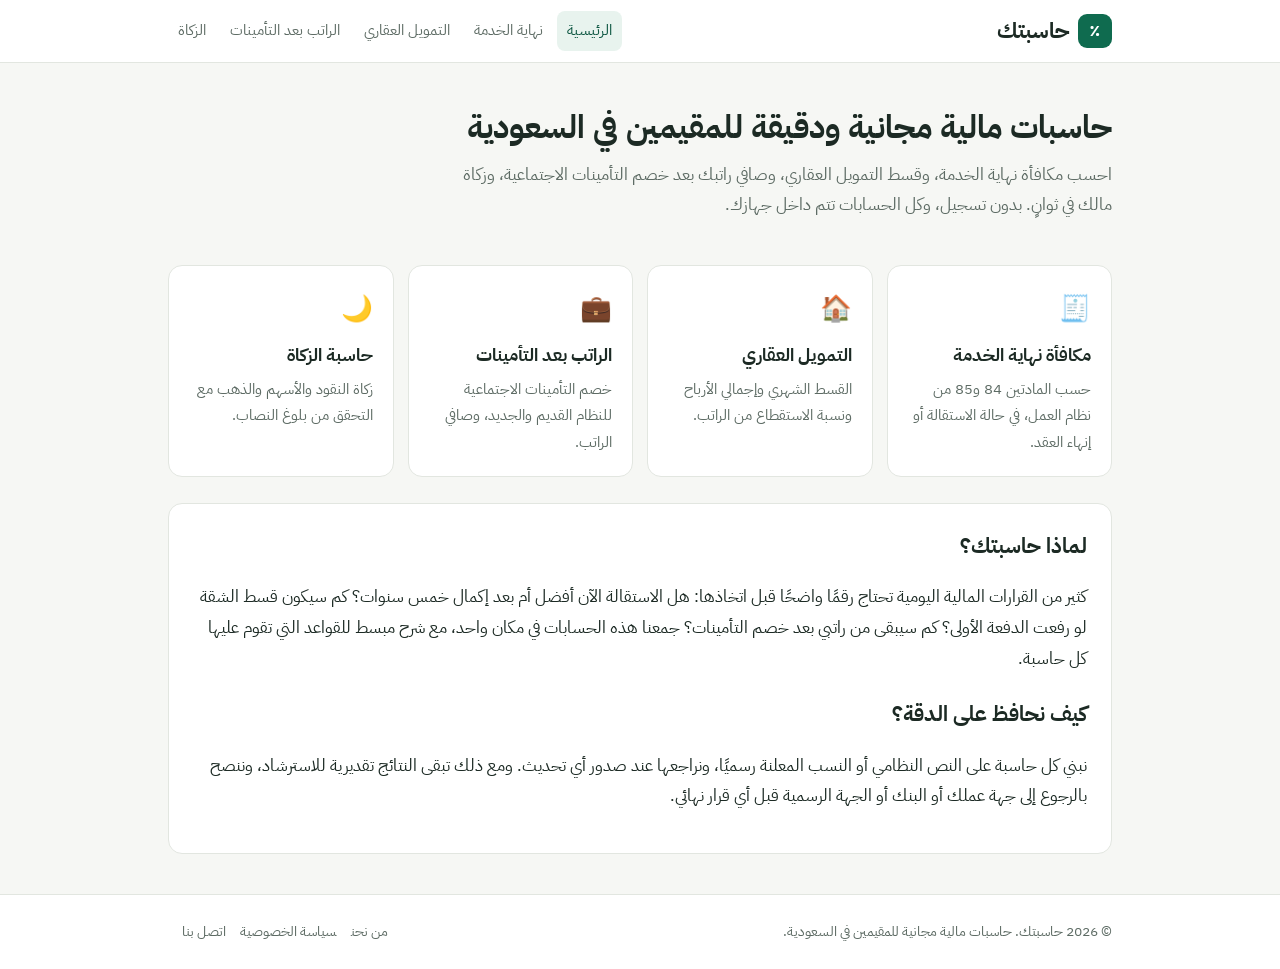
<file: index.html>
<!DOCTYPE html>
<html lang="ar" dir="rtl">
<head>
<meta charset="utf-8">
<meta name="viewport" content="width=device-width, initial-scale=1">
<title>حاسبتك | حاسبات مالية مجانية في السعودية</title>
<meta name="description" content="حاسبات مجانية لمكافأة نهاية الخدمة والتمويل العقاري والراتب بعد التأمينات والزكاة في السعودية.">
<link rel="canonical" href="https://example.com/index.html">
<meta property="og:title" content="حاسبتك | حاسبات مالية مجانية في السعودية">
<meta property="og:description" content="حاسبات مجانية لمكافأة نهاية الخدمة والتمويل العقاري والراتب بعد التأمينات والزكاة في السعودية.">
<meta property="og:type" content="website">
<meta property="og:locale" content="ar_SA">
<link rel="preconnect" href="https://fonts.googleapis.com">
<link rel="preconnect" href="https://fonts.gstatic.com" crossorigin>
<link href="https://fonts.googleapis.com/css2?family=IBM+Plex+Sans+Arabic:wght@400;600;700&display=swap" rel="stylesheet">
<link rel="stylesheet" href="assets/styles.css">
<!-- GOOGLE ADSENSE: after approval, replace ca-pub-XXXXXXXXXXXXXXXX with your publisher ID and remove the comment markers.
<script async src="https://pagead2.googlesyndication.com/pagead/js/adsbygoogle.js?client=ca-pub-XXXXXXXXXXXXXXXX" crossorigin="anonymous"></script>
-->

</head>
<body>
<header class="site-header">
  <div class="wrap">
    <a class="logo" href="index.html"><span>٪</span>حاسبتك</a>
    <nav class="nav" aria-label="القائمة الرئيسية"><a href="index.html" aria-current="page">الرئيسية</a><a href="end-of-service.html">نهاية الخدمة</a><a href="mortgage.html">التمويل العقاري</a><a href="gosi-salary.html">الراتب بعد التأمينات</a><a href="zakat.html">الزكاة</a></nav>
  </div>
</header>
<main class="wrap">

<section class="hero">
  <h1>حاسبات مالية مجانية ودقيقة للمقيمين في السعودية</h1>
  <p>احسب مكافأة نهاية الخدمة، وقسط التمويل العقاري، وصافي راتبك بعد خصم التأمينات الاجتماعية، وزكاة مالك في ثوانٍ. بدون تسجيل، وكل الحسابات تتم داخل جهازك.</p>
</section>
<div class="grid">
  <a class="tool-card" href="end-of-service.html"><div class="ico">🧾</div><h2>مكافأة نهاية الخدمة</h2><p>حسب المادتين 84 و85 من نظام العمل، في حالة الاستقالة أو إنهاء العقد.</p></a>
  <a class="tool-card" href="mortgage.html"><div class="ico">🏠</div><h2>التمويل العقاري</h2><p>القسط الشهري وإجمالي الأرباح ونسبة الاستقطاع من الراتب.</p></a>
  <a class="tool-card" href="gosi-salary.html"><div class="ico">💼</div><h2>الراتب بعد التأمينات</h2><p>خصم التأمينات الاجتماعية للنظام القديم والجديد، وصافي الراتب.</p></a>
  <a class="tool-card" href="zakat.html"><div class="ico">🌙</div><h2>حاسبة الزكاة</h2><p>زكاة النقود والأسهم والذهب مع التحقق من بلوغ النصاب.</p></a>
</div>
<div class="ad-slot"><!-- AdSense ad unit goes here --></div>
<section class="article">
  <h2>لماذا حاسبتك؟</h2>
  <p>كثير من القرارات المالية اليومية تحتاج رقمًا واضحًا قبل اتخاذها: هل الاستقالة الآن أفضل أم بعد إكمال خمس سنوات؟ كم سيكون قسط الشقة لو رفعت الدفعة الأولى؟ كم سيبقى من راتبي بعد خصم التأمينات؟ جمعنا هذه الحسابات في مكان واحد، مع شرح مبسط للقواعد التي تقوم عليها كل حاسبة.</p>
  <h2>كيف نحافظ على الدقة؟</h2>
  <p>نبني كل حاسبة على النص النظامي أو النسب المعلنة رسميًا، ونراجعها عند صدور أي تحديث. ومع ذلك تبقى النتائج تقديرية للاسترشاد، وننصح بالرجوع إلى جهة عملك أو البنك أو الجهة الرسمية قبل أي قرار نهائي.</p>
</section>
</main>
<footer class="site-footer">
  <div class="wrap">
    <div>© <span id="yr"></span> حاسبتك. حاسبات مالية مجانية للمقيمين في السعودية.</div>
    <div><a href="about.html">من نحن</a><a href="privacy.html">سياسة الخصوصية</a><a href="contact.html">اتصل بنا</a></div>
  </div>
</footer>
<script src="assets/app.js"></script>

</body>
</html>
</file>
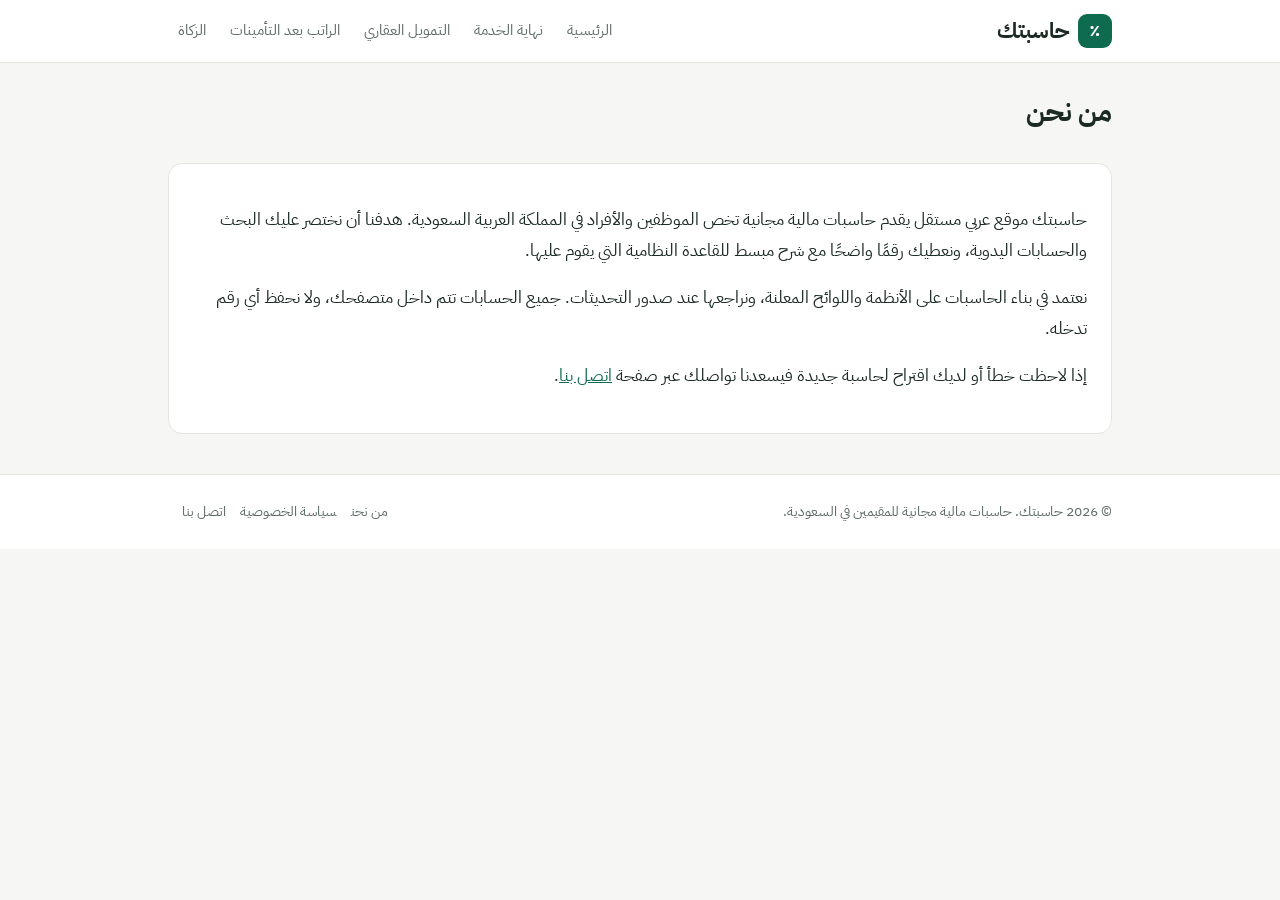
<file: about.html>
<!DOCTYPE html>
<html lang="ar" dir="rtl">
<head>
<meta charset="utf-8">
<meta name="viewport" content="width=device-width, initial-scale=1">
<title>من نحن | حاسبتك</title>
<meta name="description" content="تعرف على موقع حاسبتك للحاسبات المالية المجانية.">
<link rel="canonical" href="https://example.com/about.html">
<meta property="og:title" content="من نحن | حاسبتك">
<meta property="og:description" content="تعرف على موقع حاسبتك للحاسبات المالية المجانية.">
<meta property="og:type" content="website">
<meta property="og:locale" content="ar_SA">
<link rel="preconnect" href="https://fonts.googleapis.com">
<link rel="preconnect" href="https://fonts.gstatic.com" crossorigin>
<link href="https://fonts.googleapis.com/css2?family=IBM+Plex+Sans+Arabic:wght@400;600;700&display=swap" rel="stylesheet">
<link rel="stylesheet" href="assets/styles.css">
<!-- GOOGLE ADSENSE: after approval, replace ca-pub-XXXXXXXXXXXXXXXX with your publisher ID and remove the comment markers.
<script async src="https://pagead2.googlesyndication.com/pagead/js/adsbygoogle.js?client=ca-pub-XXXXXXXXXXXXXXXX" crossorigin="anonymous"></script>
-->

</head>
<body>
<header class="site-header">
  <div class="wrap">
    <a class="logo" href="index.html"><span>٪</span>حاسبتك</a>
    <nav class="nav" aria-label="القائمة الرئيسية"><a href="index.html">الرئيسية</a><a href="end-of-service.html">نهاية الخدمة</a><a href="mortgage.html">التمويل العقاري</a><a href="gosi-salary.html">الراتب بعد التأمينات</a><a href="zakat.html">الزكاة</a></nav>
  </div>
</header>
<main class="wrap">

<section class="page-title"><h1>من نحن</h1></section>
<section class="article">
  <p>حاسبتك موقع عربي مستقل يقدم حاسبات مالية مجانية تخص الموظفين والأفراد في المملكة العربية السعودية. هدفنا أن نختصر عليك البحث والحسابات اليدوية، ونعطيك رقمًا واضحًا مع شرح مبسط للقاعدة النظامية التي يقوم عليها.</p>
  <p>نعتمد في بناء الحاسبات على الأنظمة واللوائح المعلنة، ونراجعها عند صدور التحديثات. جميع الحسابات تتم داخل متصفحك، ولا نحفظ أي رقم تدخله.</p>
  <p>إذا لاحظت خطأ أو لديك اقتراح لحاسبة جديدة فيسعدنا تواصلك عبر صفحة <a href="contact.html">اتصل بنا</a>.</p>
</section>
</main>
<footer class="site-footer">
  <div class="wrap">
    <div>© <span id="yr"></span> حاسبتك. حاسبات مالية مجانية للمقيمين في السعودية.</div>
    <div><a href="about.html">من نحن</a><a href="privacy.html">سياسة الخصوصية</a><a href="contact.html">اتصل بنا</a></div>
  </div>
</footer>
<script src="assets/app.js"></script>

</body>
</html>
</file>
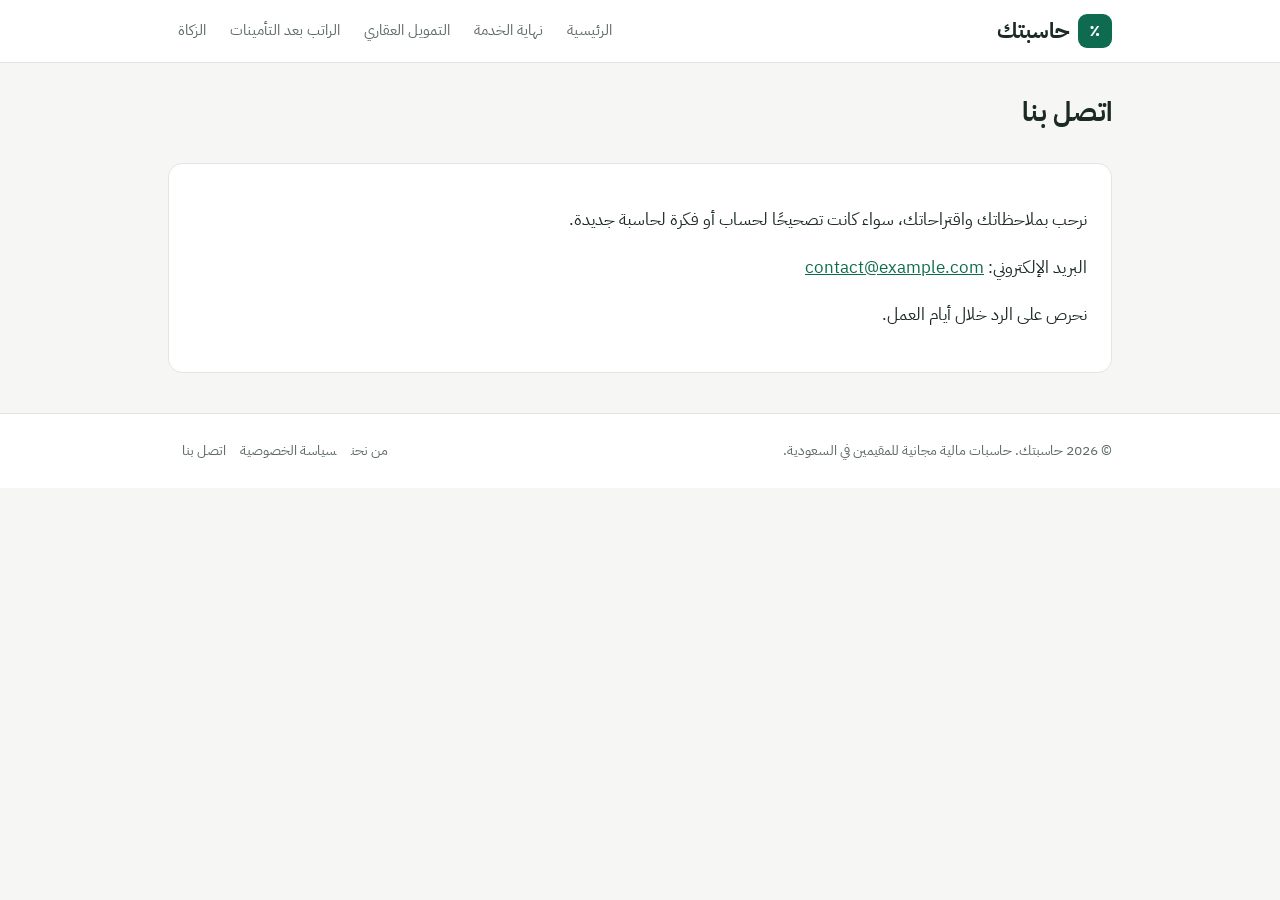
<file: contact.html>
<!DOCTYPE html>
<html lang="ar" dir="rtl">
<head>
<meta charset="utf-8">
<meta name="viewport" content="width=device-width, initial-scale=1">
<title>اتصل بنا | حاسبتك</title>
<meta name="description" content="تواصل مع فريق حاسبتك.">
<link rel="canonical" href="https://example.com/contact.html">
<meta property="og:title" content="اتصل بنا | حاسبتك">
<meta property="og:description" content="تواصل مع فريق حاسبتك.">
<meta property="og:type" content="website">
<meta property="og:locale" content="ar_SA">
<link rel="preconnect" href="https://fonts.googleapis.com">
<link rel="preconnect" href="https://fonts.gstatic.com" crossorigin>
<link href="https://fonts.googleapis.com/css2?family=IBM+Plex+Sans+Arabic:wght@400;600;700&display=swap" rel="stylesheet">
<link rel="stylesheet" href="assets/styles.css">
<!-- GOOGLE ADSENSE: after approval, replace ca-pub-XXXXXXXXXXXXXXXX with your publisher ID and remove the comment markers.
<script async src="https://pagead2.googlesyndication.com/pagead/js/adsbygoogle.js?client=ca-pub-XXXXXXXXXXXXXXXX" crossorigin="anonymous"></script>
-->

</head>
<body>
<header class="site-header">
  <div class="wrap">
    <a class="logo" href="index.html"><span>٪</span>حاسبتك</a>
    <nav class="nav" aria-label="القائمة الرئيسية"><a href="index.html">الرئيسية</a><a href="end-of-service.html">نهاية الخدمة</a><a href="mortgage.html">التمويل العقاري</a><a href="gosi-salary.html">الراتب بعد التأمينات</a><a href="zakat.html">الزكاة</a></nav>
  </div>
</header>
<main class="wrap">

<section class="page-title"><h1>اتصل بنا</h1></section>
<section class="article">
  <p>نرحب بملاحظاتك واقتراحاتك، سواء كانت تصحيحًا لحساب أو فكرة لحاسبة جديدة.</p>
  <p>البريد الإلكتروني: <a href="mailto:contact@example.com">contact@example.com</a></p>
  <p>نحرص على الرد خلال أيام العمل.</p>
</section>
</main>
<footer class="site-footer">
  <div class="wrap">
    <div>© <span id="yr"></span> حاسبتك. حاسبات مالية مجانية للمقيمين في السعودية.</div>
    <div><a href="about.html">من نحن</a><a href="privacy.html">سياسة الخصوصية</a><a href="contact.html">اتصل بنا</a></div>
  </div>
</footer>
<script src="assets/app.js"></script>

</body>
</html>
</file>
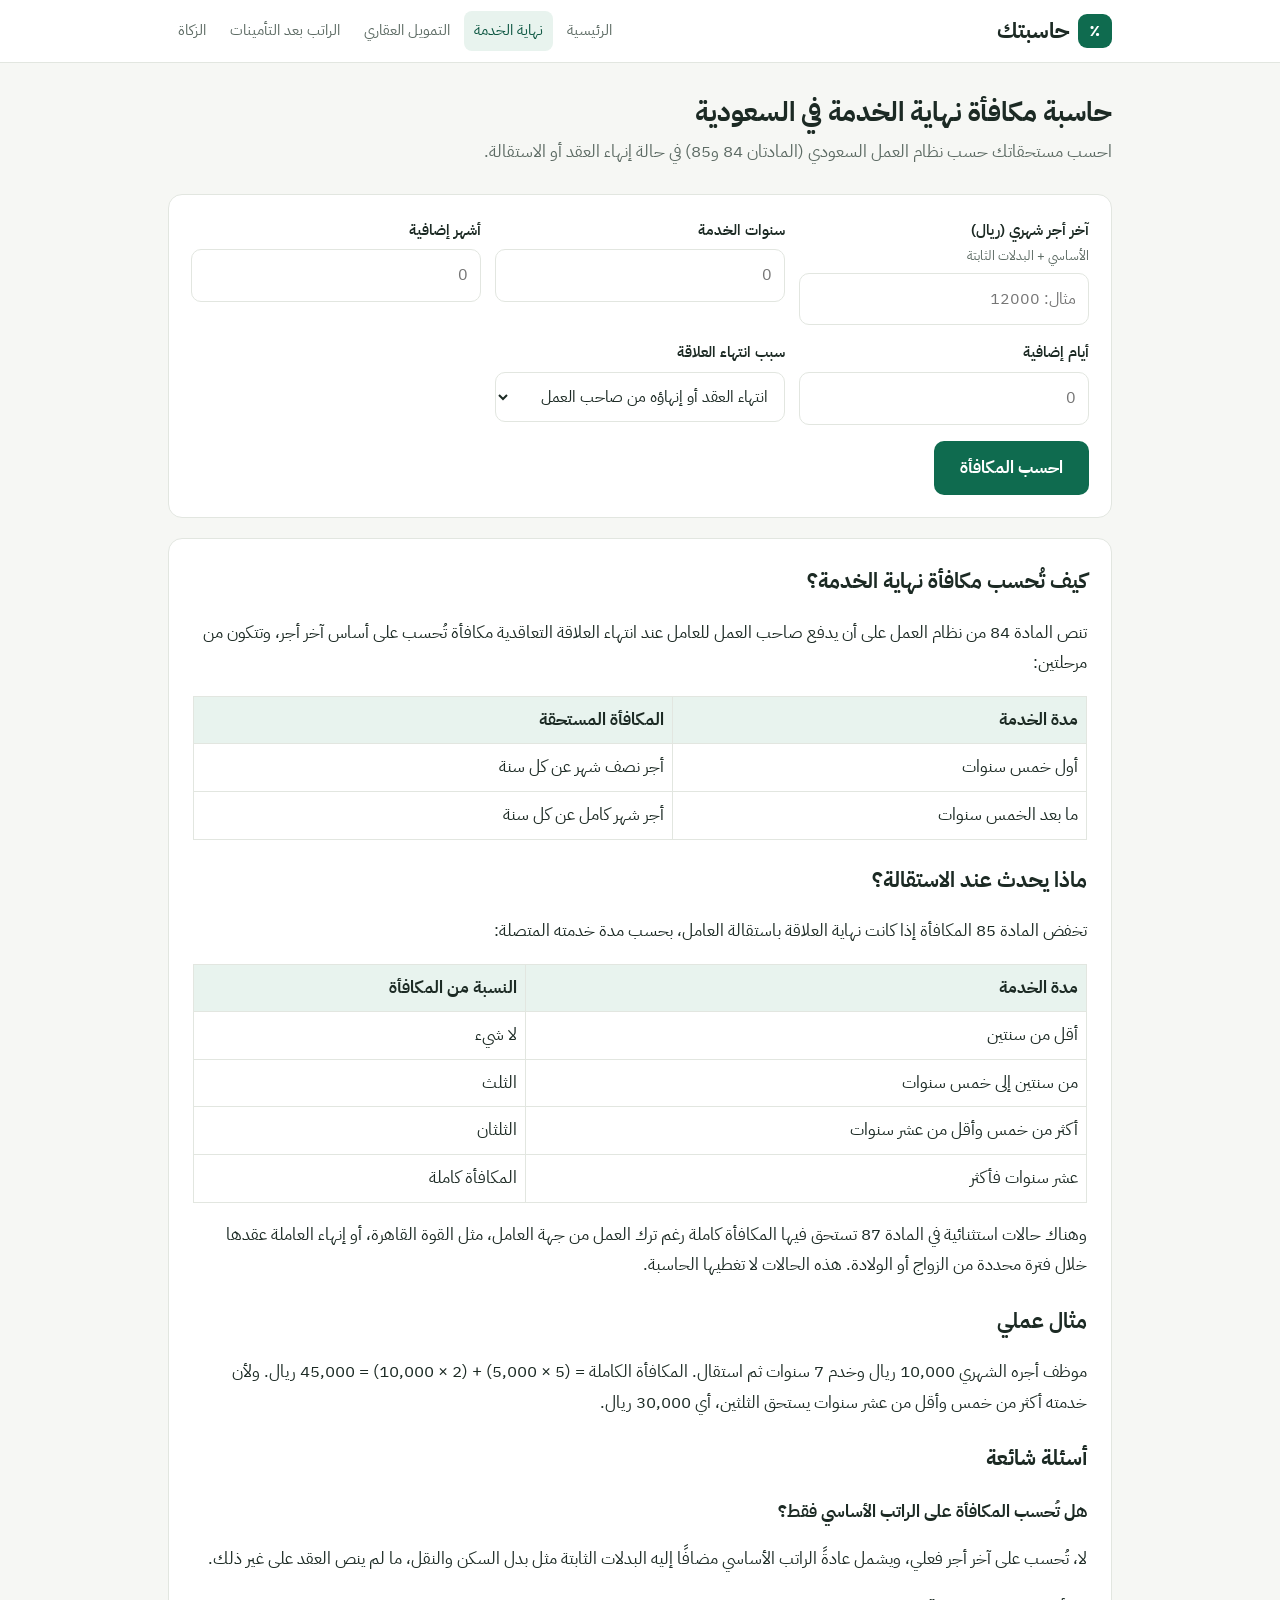
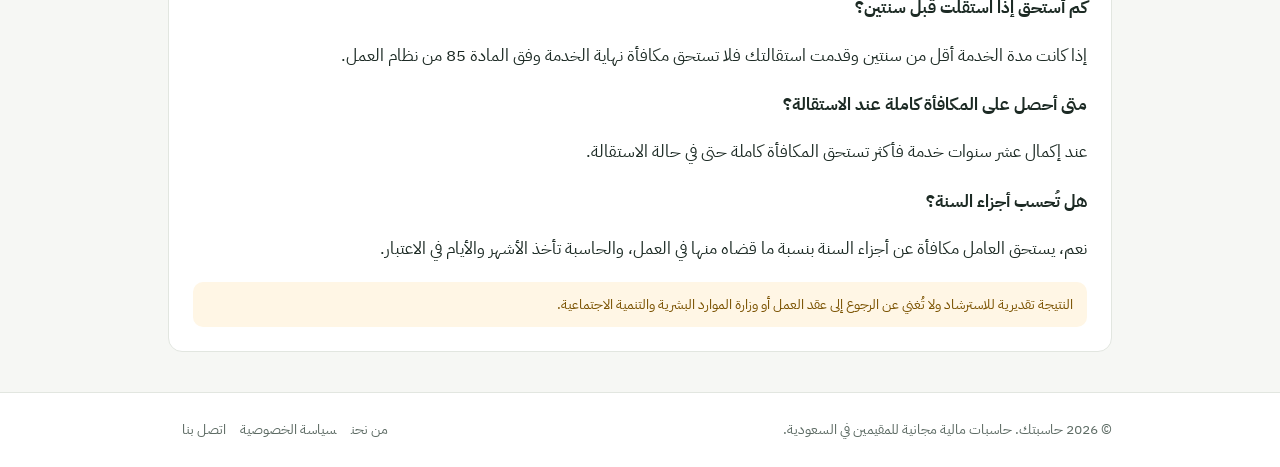
<file: end-of-service.html>
<!DOCTYPE html>
<html lang="ar" dir="rtl">
<head>
<meta charset="utf-8">
<meta name="viewport" content="width=device-width, initial-scale=1">
<title>حاسبة مكافأة نهاية الخدمة 2026 | حسب نظام العمل السعودي</title>
<meta name="description" content="احسب مكافأة نهاية الخدمة في السعودية حسب المادتين 84 و85، في حالة الاستقالة أو إنهاء العقد، مع أمثلة.">
<link rel="canonical" href="https://example.com/end-of-service.html">
<meta property="og:title" content="حاسبة مكافأة نهاية الخدمة 2026 | حسب نظام العمل السعودي">
<meta property="og:description" content="احسب مكافأة نهاية الخدمة في السعودية حسب المادتين 84 و85، في حالة الاستقالة أو إنهاء العقد، مع أمثلة.">
<meta property="og:type" content="website">
<meta property="og:locale" content="ar_SA">
<link rel="preconnect" href="https://fonts.googleapis.com">
<link rel="preconnect" href="https://fonts.gstatic.com" crossorigin>
<link href="https://fonts.googleapis.com/css2?family=IBM+Plex+Sans+Arabic:wght@400;600;700&display=swap" rel="stylesheet">
<link rel="stylesheet" href="assets/styles.css">
<!-- GOOGLE ADSENSE: after approval, replace ca-pub-XXXXXXXXXXXXXXXX with your publisher ID and remove the comment markers.
<script async src="https://pagead2.googlesyndication.com/pagead/js/adsbygoogle.js?client=ca-pub-XXXXXXXXXXXXXXXX" crossorigin="anonymous"></script>
-->
<script type="application/ld+json">{"@context": "https://schema.org", "@type": "FAQPage", "mainEntity": [{"@type": "Question", "name": "هل تُحسب المكافأة على الراتب الأساسي فقط؟", "acceptedAnswer": {"@type": "Answer", "text": "لا، تُحسب على آخر أجر فعلي، ويشمل عادةً الراتب الأساسي مضافًا إليه البدلات الثابتة مثل بدل السكن والنقل، ما لم ينص العقد على غير ذلك."}}, {"@type": "Question", "name": "كم أستحق إذا استقلت قبل سنتين؟", "acceptedAnswer": {"@type": "Answer", "text": "إذا كانت مدة الخدمة أقل من سنتين وقدمت استقالتك فلا تستحق مكافأة نهاية الخدمة وفق المادة 85 من نظام العمل."}}, {"@type": "Question", "name": "متى أحصل على المكافأة كاملة عند الاستقالة؟", "acceptedAnswer": {"@type": "Answer", "text": "عند إكمال عشر سنوات خدمة فأكثر تستحق المكافأة كاملة حتى في حالة الاستقالة."}}, {"@type": "Question", "name": "هل تُحسب أجزاء السنة؟", "acceptedAnswer": {"@type": "Answer", "text": "نعم، يستحق العامل مكافأة عن أجزاء السنة بنسبة ما قضاه منها في العمل، والحاسبة تأخذ الأشهر والأيام في الاعتبار."}}]}</script>
</head>
<body>
<header class="site-header">
  <div class="wrap">
    <a class="logo" href="index.html"><span>٪</span>حاسبتك</a>
    <nav class="nav" aria-label="القائمة الرئيسية"><a href="index.html">الرئيسية</a><a href="end-of-service.html" aria-current="page">نهاية الخدمة</a><a href="mortgage.html">التمويل العقاري</a><a href="gosi-salary.html">الراتب بعد التأمينات</a><a href="zakat.html">الزكاة</a></nav>
  </div>
</header>
<main class="wrap">

<section class="page-title">
  <h1>حاسبة مكافأة نهاية الخدمة في السعودية</h1>
  <p>احسب مستحقاتك حسب نظام العمل السعودي (المادتان 84 و85) في حالة إنهاء العقد أو الاستقالة.</p>
</section>
<section class="calc">
  <div class="fields">
    <div><label for="wage">آخر أجر شهري (ريال)<span class="hint">الأساسي + البدلات الثابتة</span></label><input id="wage" inputmode="decimal" placeholder="مثال: 12000"></div>
    <div><label for="y">سنوات الخدمة</label><input id="y" inputmode="numeric" placeholder="0"></div>
    <div><label for="m">أشهر إضافية</label><input id="m" inputmode="numeric" placeholder="0"></div>
    <div><label for="d">أيام إضافية</label><input id="d" inputmode="numeric" placeholder="0"></div>
    <div><label for="reason">سبب انتهاء العلاقة</label>
      <select id="reason">
        <option value="term">انتهاء العقد أو إنهاؤه من صاحب العمل</option>
        <option value="resign">استقالة</option>
      </select></div>
  </div>
  <button class="btn" onclick="calcEOS()">احسب المكافأة</button>
  <div id="res" class="result" aria-live="polite"></div>
</section>
<div class="ad-slot"><!-- AdSense ad unit goes here --></div>
<section class="article">
  <h2>كيف تُحسب مكافأة نهاية الخدمة؟</h2>
  <p>تنص المادة 84 من نظام العمل على أن يدفع صاحب العمل للعامل عند انتهاء العلاقة التعاقدية مكافأة تُحسب على أساس آخر أجر، وتتكون من مرحلتين:</p>
  <table>
    <tr><th>مدة الخدمة</th><th>المكافأة المستحقة</th></tr>
    <tr><td>أول خمس سنوات</td><td>أجر نصف شهر عن كل سنة</td></tr>
    <tr><td>ما بعد الخمس سنوات</td><td>أجر شهر كامل عن كل سنة</td></tr>
  </table>
  <h2>ماذا يحدث عند الاستقالة؟</h2>
  <p>تخفض المادة 85 المكافأة إذا كانت نهاية العلاقة باستقالة العامل، بحسب مدة خدمته المتصلة:</p>
  <table>
    <tr><th>مدة الخدمة</th><th>النسبة من المكافأة</th></tr>
    <tr><td>أقل من سنتين</td><td>لا شيء</td></tr>
    <tr><td>من سنتين إلى خمس سنوات</td><td>الثلث</td></tr>
    <tr><td>أكثر من خمس وأقل من عشر سنوات</td><td>الثلثان</td></tr>
    <tr><td>عشر سنوات فأكثر</td><td>المكافأة كاملة</td></tr>
  </table>
  <p>وهناك حالات استثنائية في المادة 87 تستحق فيها المكافأة كاملة رغم ترك العمل من جهة العامل، مثل القوة القاهرة، أو إنهاء العاملة عقدها خلال فترة محددة من الزواج أو الولادة. هذه الحالات لا تغطيها الحاسبة.</p>
  <h2>مثال عملي</h2>
  <p>موظف أجره الشهري 10,000 ريال وخدم 7 سنوات ثم استقال. المكافأة الكاملة = (5 × 5,000) + (2 × 10,000) = 45,000 ريال. ولأن خدمته أكثر من خمس وأقل من عشر سنوات يستحق الثلثين، أي 30,000 ريال.</p>
  <h2>أسئلة شائعة</h2><h3>هل تُحسب المكافأة على الراتب الأساسي فقط؟</h3><p>لا، تُحسب على آخر أجر فعلي، ويشمل عادةً الراتب الأساسي مضافًا إليه البدلات الثابتة مثل بدل السكن والنقل، ما لم ينص العقد على غير ذلك.</p><h3>كم أستحق إذا استقلت قبل سنتين؟</h3><p>إذا كانت مدة الخدمة أقل من سنتين وقدمت استقالتك فلا تستحق مكافأة نهاية الخدمة وفق المادة 85 من نظام العمل.</p><h3>متى أحصل على المكافأة كاملة عند الاستقالة؟</h3><p>عند إكمال عشر سنوات خدمة فأكثر تستحق المكافأة كاملة حتى في حالة الاستقالة.</p><h3>هل تُحسب أجزاء السنة؟</h3><p>نعم، يستحق العامل مكافأة عن أجزاء السنة بنسبة ما قضاه منها في العمل، والحاسبة تأخذ الأشهر والأيام في الاعتبار.</p>
  <div class="note">النتيجة تقديرية للاسترشاد ولا تُغني عن الرجوع إلى عقد العمل أو وزارة الموارد البشرية والتنمية الاجتماعية.</div>
</section>
</main>
<footer class="site-footer">
  <div class="wrap">
    <div>© <span id="yr"></span> حاسبتك. حاسبات مالية مجانية للمقيمين في السعودية.</div>
    <div><a href="about.html">من نحن</a><a href="privacy.html">سياسة الخصوصية</a><a href="contact.html">اتصل بنا</a></div>
  </div>
</footer>
<script src="assets/app.js"></script>
<script>
function calcEOS(){
  var W=num('wage'), Y=num('y')+num('m')/12+num('d')/365, reason=document.getElementById('reason').value;
  if(W<=0||Y<=0){showResult('res','<p>أدخل الأجر ومدة الخدمة.</p>');return;}
  var first=Math.min(Y,5)*W/2, rest=Math.max(Y-5,0)*W, full=first+rest, f=1, label='المكافأة كاملة';
  if(reason==='resign'){
    if(Y<2){f=0;label='لا يستحق (أقل من سنتين)';}
    else if(Y<=5){f=1/3;label='ثلث المكافأة';}
    else if(Y<10){f=2/3;label='ثلثا المكافأة';}
  }
  var due=full*f;
  showResult('res','<div>المكافأة المستحقة</div><div class="big">'+sar(due)+'</div>'+rows([
    ['مدة الخدمة', Y.toFixed(2)+' سنة'],
    ['عن أول 5 سنوات', sar(first)],
    ['عما بعد 5 سنوات', sar(rest)],
    ['المكافأة الكاملة', sar(full)],
    ['النسبة المطبقة', label]
  ]));
}
</script>
</body>
</html>
</file>
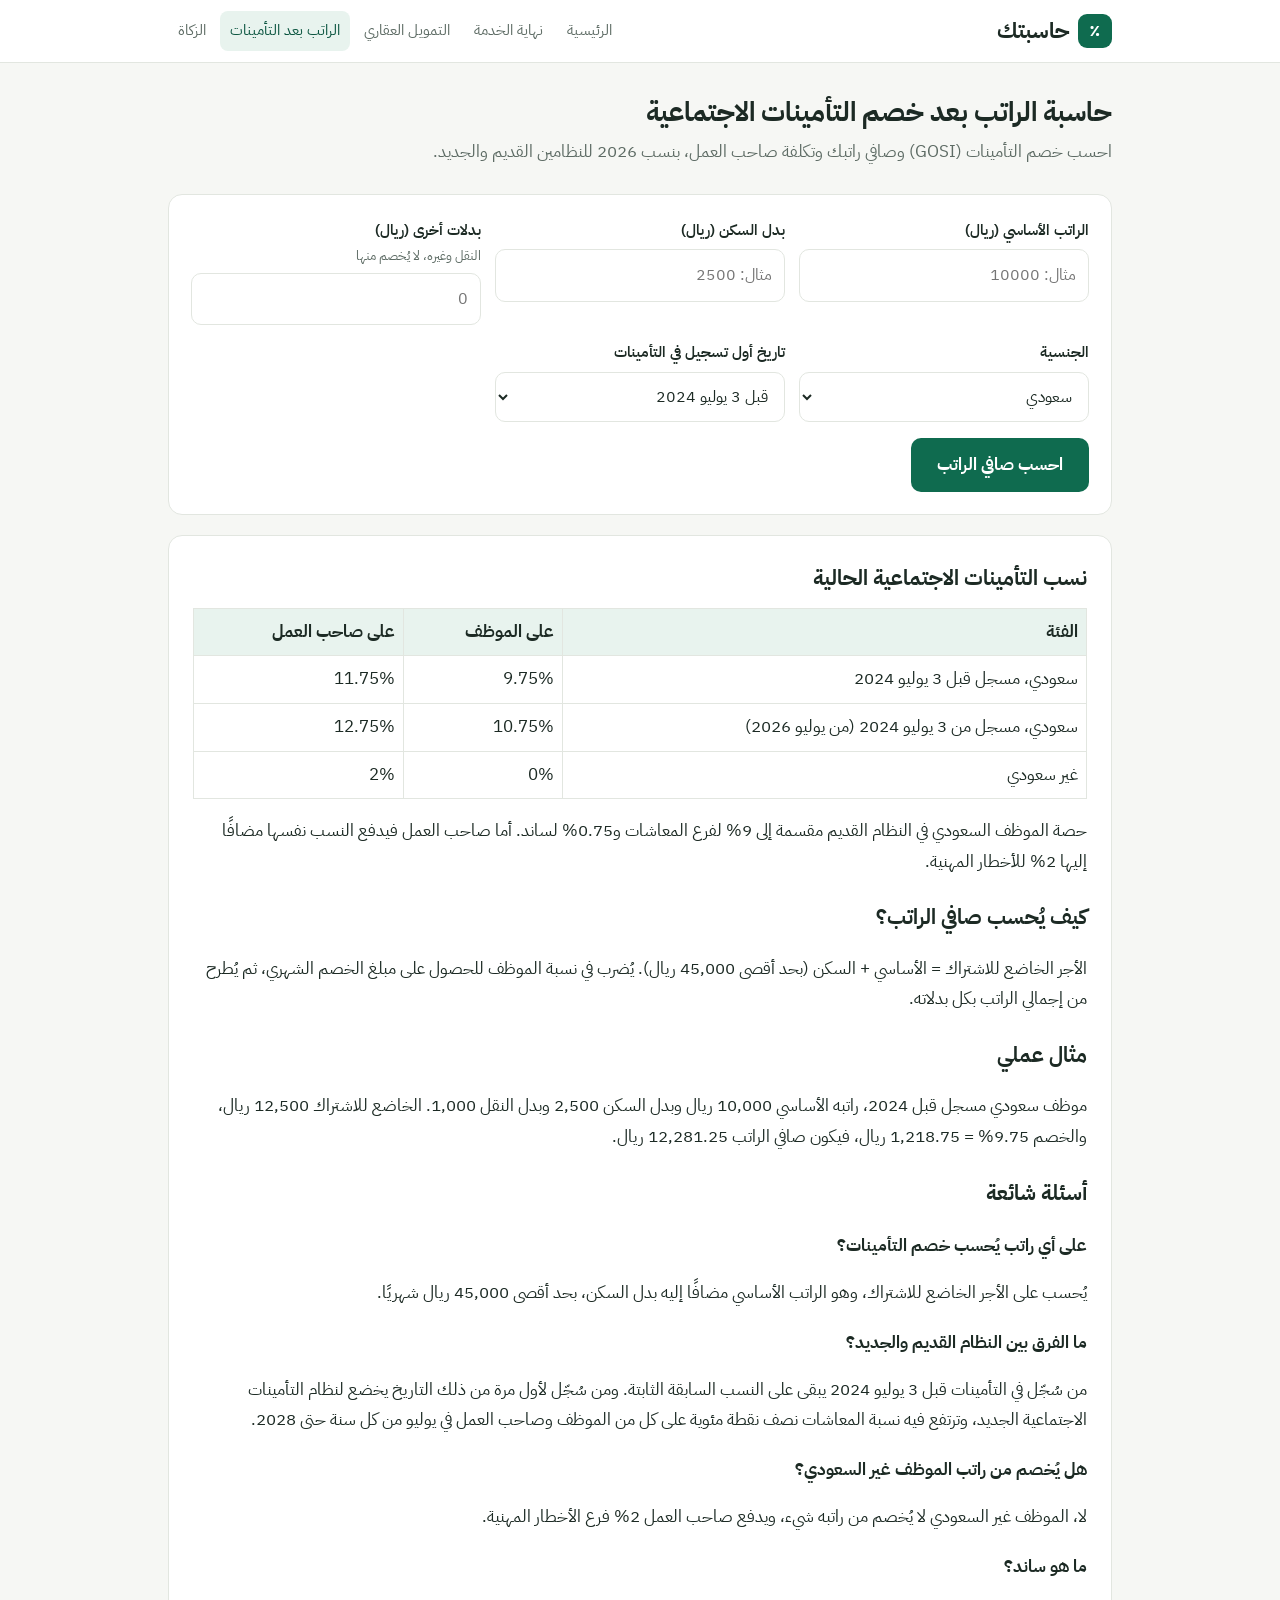
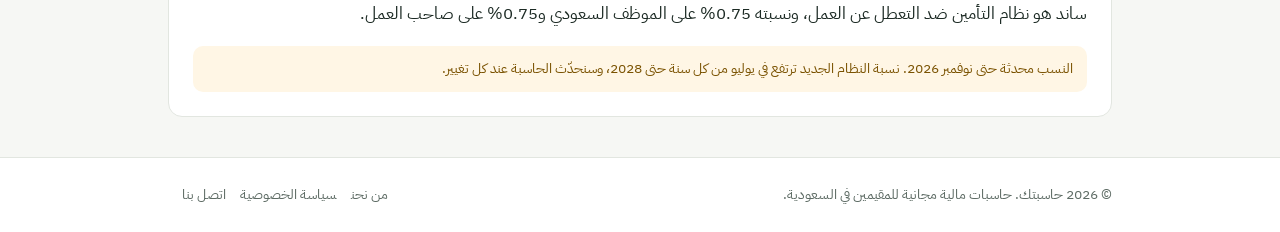
<file: gosi-salary.html>
<!DOCTYPE html>
<html lang="ar" dir="rtl">
<head>
<meta charset="utf-8">
<meta name="viewport" content="width=device-width, initial-scale=1">
<title>حاسبة الراتب بعد التأمينات الاجتماعية 2026 | خصم GOSI</title>
<meta name="description" content="احسب خصم التأمينات الاجتماعية وصافي الراتب للنظام القديم والجديد بنسب 2026، وتكلفة صاحب العمل.">
<link rel="canonical" href="https://example.com/gosi-salary.html">
<meta property="og:title" content="حاسبة الراتب بعد التأمينات الاجتماعية 2026 | خصم GOSI">
<meta property="og:description" content="احسب خصم التأمينات الاجتماعية وصافي الراتب للنظام القديم والجديد بنسب 2026، وتكلفة صاحب العمل.">
<meta property="og:type" content="website">
<meta property="og:locale" content="ar_SA">
<link rel="preconnect" href="https://fonts.googleapis.com">
<link rel="preconnect" href="https://fonts.gstatic.com" crossorigin>
<link href="https://fonts.googleapis.com/css2?family=IBM+Plex+Sans+Arabic:wght@400;600;700&display=swap" rel="stylesheet">
<link rel="stylesheet" href="assets/styles.css">
<!-- GOOGLE ADSENSE: after approval, replace ca-pub-XXXXXXXXXXXXXXXX with your publisher ID and remove the comment markers.
<script async src="https://pagead2.googlesyndication.com/pagead/js/adsbygoogle.js?client=ca-pub-XXXXXXXXXXXXXXXX" crossorigin="anonymous"></script>
-->
<script type="application/ld+json">{"@context": "https://schema.org", "@type": "FAQPage", "mainEntity": [{"@type": "Question", "name": "على أي راتب يُحسب خصم التأمينات؟", "acceptedAnswer": {"@type": "Answer", "text": "يُحسب على الأجر الخاضع للاشتراك، وهو الراتب الأساسي مضافًا إليه بدل السكن، بحد أقصى 45,000 ريال شهريًا."}}, {"@type": "Question", "name": "ما الفرق بين النظام القديم والجديد؟", "acceptedAnswer": {"@type": "Answer", "text": "من سُجّل في التأمينات قبل 3 يوليو 2024 يبقى على النسب السابقة الثابتة. ومن سُجّل لأول مرة من ذلك التاريخ يخضع لنظام التأمينات الاجتماعية الجديد، وترتفع فيه نسبة المعاشات نصف نقطة مئوية على كل من الموظف وصاحب العمل في يوليو من كل سنة حتى 2028."}}, {"@type": "Question", "name": "هل يُخصم من راتب الموظف غير السعودي؟", "acceptedAnswer": {"@type": "Answer", "text": "لا، الموظف غير السعودي لا يُخصم من راتبه شيء، ويدفع صاحب العمل 2% فرع الأخطار المهنية."}}, {"@type": "Question", "name": "ما هو ساند؟", "acceptedAnswer": {"@type": "Answer", "text": "ساند هو نظام التأمين ضد التعطل عن العمل، ونسبته 0.75% على الموظف السعودي و0.75% على صاحب العمل."}}]}</script>
</head>
<body>
<header class="site-header">
  <div class="wrap">
    <a class="logo" href="index.html"><span>٪</span>حاسبتك</a>
    <nav class="nav" aria-label="القائمة الرئيسية"><a href="index.html">الرئيسية</a><a href="end-of-service.html">نهاية الخدمة</a><a href="mortgage.html">التمويل العقاري</a><a href="gosi-salary.html" aria-current="page">الراتب بعد التأمينات</a><a href="zakat.html">الزكاة</a></nav>
  </div>
</header>
<main class="wrap">

<section class="page-title">
  <h1>حاسبة الراتب بعد خصم التأمينات الاجتماعية</h1>
  <p>احسب خصم التأمينات (GOSI) وصافي راتبك وتكلفة صاحب العمل، بنسب 2026 للنظامين القديم والجديد.</p>
</section>
<section class="calc">
  <div class="fields">
    <div><label for="basic">الراتب الأساسي (ريال)</label><input id="basic" inputmode="decimal" placeholder="مثال: 10000"></div>
    <div><label for="housing">بدل السكن (ريال)</label><input id="housing" inputmode="decimal" placeholder="مثال: 2500"></div>
    <div><label for="other">بدلات أخرى (ريال)<span class="hint">النقل وغيره، لا يُخصم منها</span></label><input id="other" inputmode="decimal" placeholder="0"></div>
    <div><label for="nat">الجنسية</label><select id="nat"><option value="sa">سعودي</option><option value="non">غير سعودي</option></select></div>
    <div><label for="sys">تاريخ أول تسجيل في التأمينات</label>
      <select id="sys"><option value="old">قبل 3 يوليو 2024</option><option value="new">من 3 يوليو 2024 فما بعد</option></select></div>
  </div>
  <button class="btn" onclick="calcGOSI()">احسب صافي الراتب</button>
  <div id="res" class="result" aria-live="polite"></div>
</section>
<div class="ad-slot"><!-- AdSense ad unit goes here --></div>
<section class="article">
  <h2>نسب التأمينات الاجتماعية الحالية</h2>
  <table>
    <tr><th>الفئة</th><th>على الموظف</th><th>على صاحب العمل</th></tr>
    <tr><td>سعودي، مسجل قبل 3 يوليو 2024</td><td>9.75%</td><td>11.75%</td></tr>
    <tr><td>سعودي، مسجل من 3 يوليو 2024 (من يوليو 2026)</td><td>10.75%</td><td>12.75%</td></tr>
    <tr><td>غير سعودي</td><td>0%</td><td>2%</td></tr>
  </table>
  <p>حصة الموظف السعودي في النظام القديم مقسمة إلى 9% لفرع المعاشات و0.75% لساند. أما صاحب العمل فيدفع النسب نفسها مضافًا إليها 2% للأخطار المهنية.</p>
  <h2>كيف يُحسب صافي الراتب؟</h2>
  <p>الأجر الخاضع للاشتراك = الأساسي + السكن (بحد أقصى 45,000 ريال). يُضرب في نسبة الموظف للحصول على مبلغ الخصم الشهري، ثم يُطرح من إجمالي الراتب بكل بدلاته.</p>
  <h2>مثال عملي</h2>
  <p>موظف سعودي مسجل قبل 2024، راتبه الأساسي 10,000 ريال وبدل السكن 2,500 وبدل النقل 1,000. الخاضع للاشتراك 12,500 ريال، والخصم 9.75% = 1,218.75 ريال، فيكون صافي الراتب 12,281.25 ريال.</p>
  <h2>أسئلة شائعة</h2><h3>على أي راتب يُحسب خصم التأمينات؟</h3><p>يُحسب على الأجر الخاضع للاشتراك، وهو الراتب الأساسي مضافًا إليه بدل السكن، بحد أقصى 45,000 ريال شهريًا.</p><h3>ما الفرق بين النظام القديم والجديد؟</h3><p>من سُجّل في التأمينات قبل 3 يوليو 2024 يبقى على النسب السابقة الثابتة. ومن سُجّل لأول مرة من ذلك التاريخ يخضع لنظام التأمينات الاجتماعية الجديد، وترتفع فيه نسبة المعاشات نصف نقطة مئوية على كل من الموظف وصاحب العمل في يوليو من كل سنة حتى 2028.</p><h3>هل يُخصم من راتب الموظف غير السعودي؟</h3><p>لا، الموظف غير السعودي لا يُخصم من راتبه شيء، ويدفع صاحب العمل 2% فرع الأخطار المهنية.</p><h3>ما هو ساند؟</h3><p>ساند هو نظام التأمين ضد التعطل عن العمل، ونسبته 0.75% على الموظف السعودي و0.75% على صاحب العمل.</p>
  <div class="note">النسب محدثة حتى نوفمبر 2026. نسبة النظام الجديد ترتفع في يوليو من كل سنة حتى 2028، وسنحدّث الحاسبة عند كل تغيير.</div>
</section>
</main>
<footer class="site-footer">
  <div class="wrap">
    <div>© <span id="yr"></span> حاسبتك. حاسبات مالية مجانية للمقيمين في السعودية.</div>
    <div><a href="about.html">من نحن</a><a href="privacy.html">سياسة الخصوصية</a><a href="contact.html">اتصل بنا</a></div>
  </div>
</footer>
<script src="assets/app.js"></script>
<script>
function calcGOSI(){
  var basic=num('basic'), housing=num('housing'), other=num('other'), nat=document.getElementById('nat').value, sys=document.getElementById('sys').value;
  if(basic<=0){showResult('res','<p>أدخل الراتب الأساسي.</p>');return;}
  var base=Math.min(basic+housing,45000), emp, er;
  if(nat==='non'){emp=0;er=2;}
  else if(sys==='new'){emp=10.75;er=12.75;}
  else{emp=9.75;er=11.75;}
  var ded=base*emp/100, erAmt=base*er/100, gross=basic+housing+other;
  showResult('res','<div>صافي الراتب الشهري</div><div class="big">'+sar(gross-ded)+'</div>'+rows([
    ['إجمالي الراتب', sar(gross)],
    ['الأجر الخاضع للاشتراك', sar(base)],
    ['خصم التأمينات ('+emp+'%)', sar(ded)],
    ['حصة صاحب العمل ('+er+'%)', sar(erAmt)],
    ['تكلفة الموظف على صاحب العمل', sar(gross+erAmt)]
  ]));
}
</script>
</body>
</html>
</file>
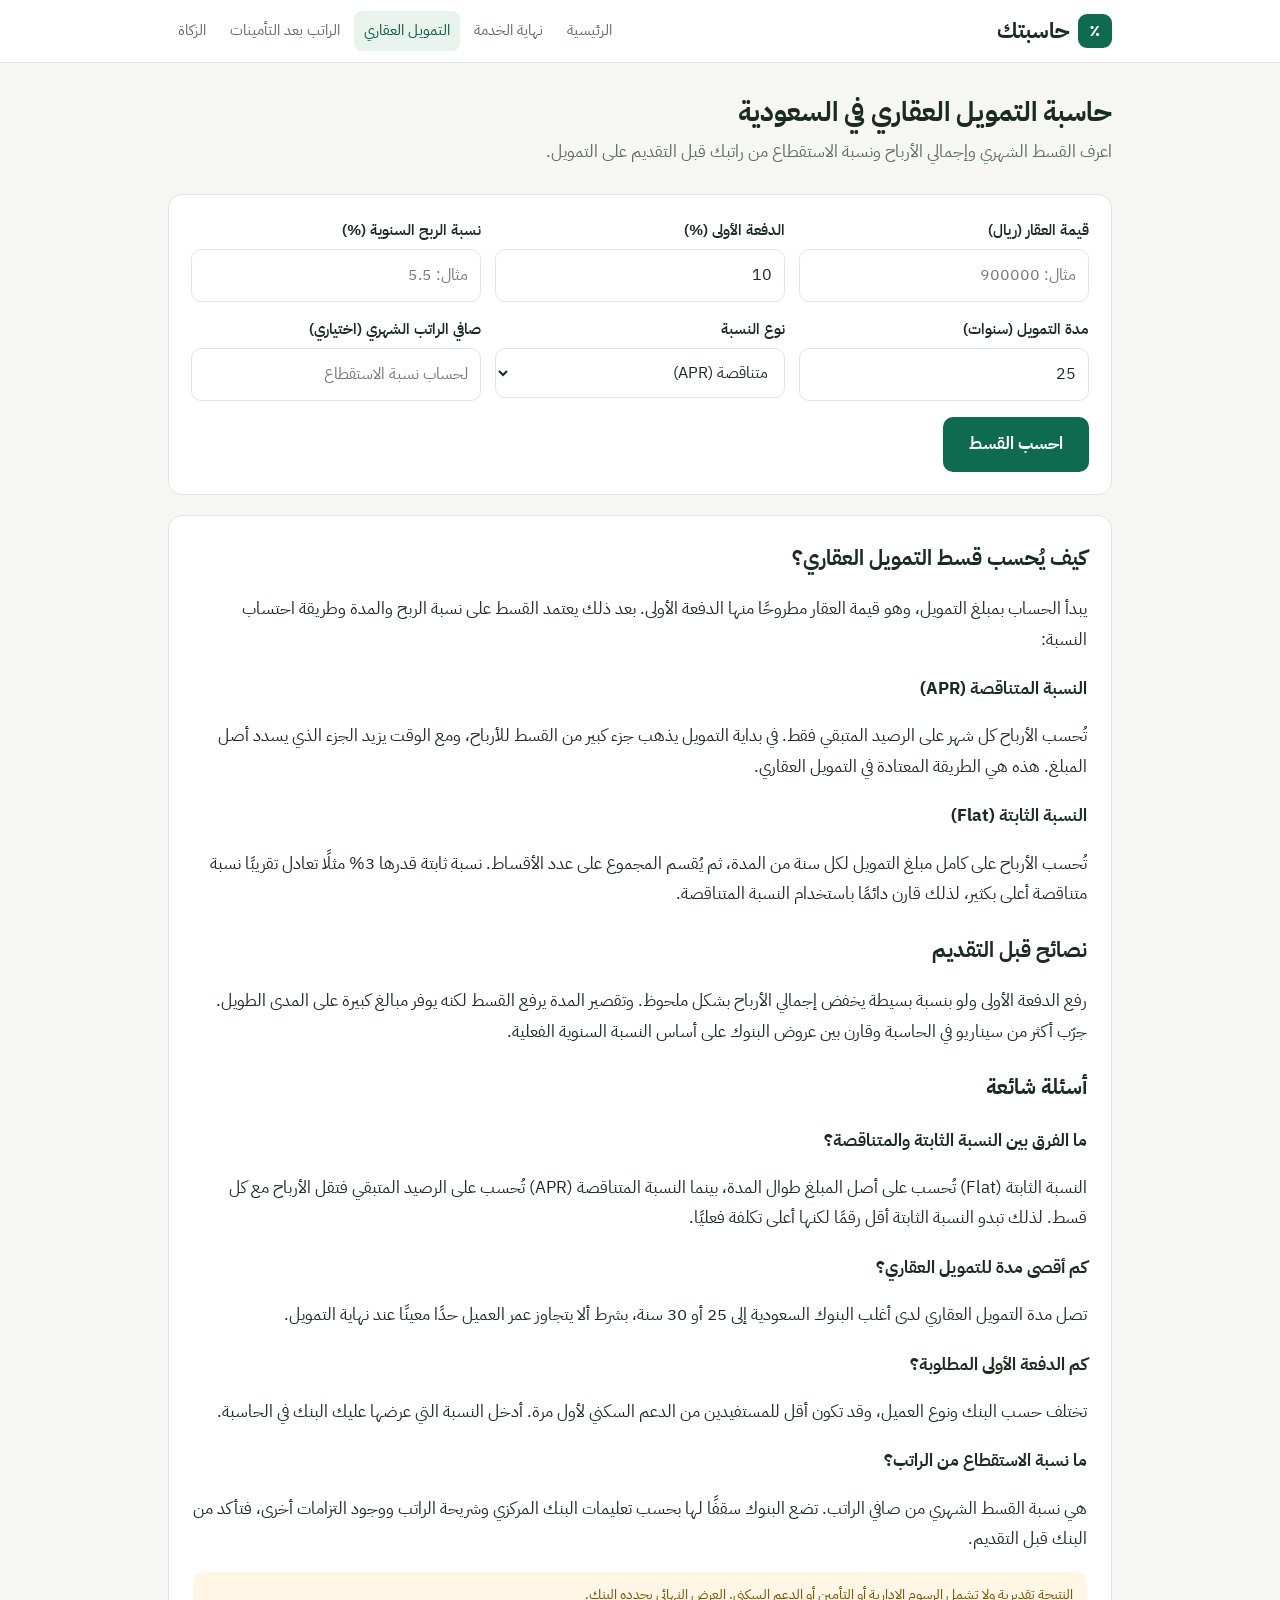
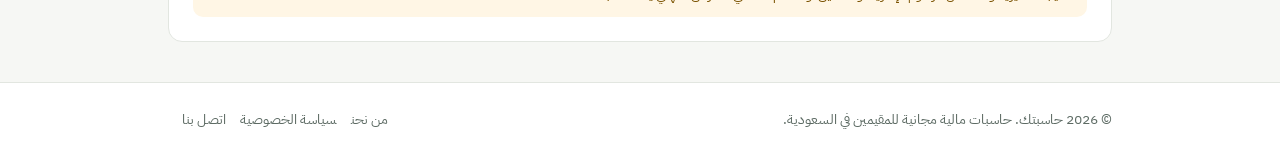
<file: mortgage.html>
<!DOCTYPE html>
<html lang="ar" dir="rtl">
<head>
<meta charset="utf-8">
<meta name="viewport" content="width=device-width, initial-scale=1">
<title>حاسبة التمويل العقاري | القسط الشهري ونسبة الاستقطاع</title>
<meta name="description" content="احسب قسط التمويل العقاري الشهري وإجمالي الأرباح ونسبة الاستقطاع من الراتب، بالنسبة الثابتة والمتناقصة.">
<link rel="canonical" href="https://example.com/mortgage.html">
<meta property="og:title" content="حاسبة التمويل العقاري | القسط الشهري ونسبة الاستقطاع">
<meta property="og:description" content="احسب قسط التمويل العقاري الشهري وإجمالي الأرباح ونسبة الاستقطاع من الراتب، بالنسبة الثابتة والمتناقصة.">
<meta property="og:type" content="website">
<meta property="og:locale" content="ar_SA">
<link rel="preconnect" href="https://fonts.googleapis.com">
<link rel="preconnect" href="https://fonts.gstatic.com" crossorigin>
<link href="https://fonts.googleapis.com/css2?family=IBM+Plex+Sans+Arabic:wght@400;600;700&display=swap" rel="stylesheet">
<link rel="stylesheet" href="assets/styles.css">
<!-- GOOGLE ADSENSE: after approval, replace ca-pub-XXXXXXXXXXXXXXXX with your publisher ID and remove the comment markers.
<script async src="https://pagead2.googlesyndication.com/pagead/js/adsbygoogle.js?client=ca-pub-XXXXXXXXXXXXXXXX" crossorigin="anonymous"></script>
-->
<script type="application/ld+json">{"@context": "https://schema.org", "@type": "FAQPage", "mainEntity": [{"@type": "Question", "name": "ما الفرق بين النسبة الثابتة والمتناقصة؟", "acceptedAnswer": {"@type": "Answer", "text": "النسبة الثابتة (Flat) تُحسب على أصل المبلغ طوال المدة، بينما النسبة المتناقصة (APR) تُحسب على الرصيد المتبقي فتقل الأرباح مع كل قسط. لذلك تبدو النسبة الثابتة أقل رقمًا لكنها أعلى تكلفة فعليًا."}}, {"@type": "Question", "name": "كم أقصى مدة للتمويل العقاري؟", "acceptedAnswer": {"@type": "Answer", "text": "تصل مدة التمويل العقاري لدى أغلب البنوك السعودية إلى 25 أو 30 سنة، بشرط ألا يتجاوز عمر العميل حدًا معينًا عند نهاية التمويل."}}, {"@type": "Question", "name": "كم الدفعة الأولى المطلوبة؟", "acceptedAnswer": {"@type": "Answer", "text": "تختلف حسب البنك ونوع العميل، وقد تكون أقل للمستفيدين من الدعم السكني لأول مرة. أدخل النسبة التي عرضها عليك البنك في الحاسبة."}}, {"@type": "Question", "name": "ما نسبة الاستقطاع من الراتب؟", "acceptedAnswer": {"@type": "Answer", "text": "هي نسبة القسط الشهري من صافي الراتب. تضع البنوك سقفًا لها بحسب تعليمات البنك المركزي وشريحة الراتب ووجود التزامات أخرى، فتأكد من البنك قبل التقديم."}}]}</script>
</head>
<body>
<header class="site-header">
  <div class="wrap">
    <a class="logo" href="index.html"><span>٪</span>حاسبتك</a>
    <nav class="nav" aria-label="القائمة الرئيسية"><a href="index.html">الرئيسية</a><a href="end-of-service.html">نهاية الخدمة</a><a href="mortgage.html" aria-current="page">التمويل العقاري</a><a href="gosi-salary.html">الراتب بعد التأمينات</a><a href="zakat.html">الزكاة</a></nav>
  </div>
</header>
<main class="wrap">

<section class="page-title">
  <h1>حاسبة التمويل العقاري في السعودية</h1>
  <p>اعرف القسط الشهري وإجمالي الأرباح ونسبة الاستقطاع من راتبك قبل التقديم على التمويل.</p>
</section>
<section class="calc">
  <div class="fields">
    <div><label for="price">قيمة العقار (ريال)</label><input id="price" inputmode="decimal" placeholder="مثال: 900000"></div>
    <div><label for="down">الدفعة الأولى (%)</label><input id="down" inputmode="decimal" value="10"></div>
    <div><label for="rate">نسبة الربح السنوية (%)</label><input id="rate" inputmode="decimal" placeholder="مثال: 5.5"></div>
    <div><label for="years">مدة التمويل (سنوات)</label><input id="years" inputmode="numeric" value="25"></div>
    <div><label for="type">نوع النسبة</label>
      <select id="type"><option value="apr">متناقصة (APR)</option><option value="flat">ثابتة (Flat)</option></select></div>
    <div><label for="salary">صافي الراتب الشهري (اختياري)</label><input id="salary" inputmode="decimal" placeholder="لحساب نسبة الاستقطاع"></div>
  </div>
  <button class="btn" onclick="calcMort()">احسب القسط</button>
  <div id="res" class="result" aria-live="polite"></div>
</section>
<div class="ad-slot"><!-- AdSense ad unit goes here --></div>
<section class="article">
  <h2>كيف يُحسب قسط التمويل العقاري؟</h2>
  <p>يبدأ الحساب بمبلغ التمويل، وهو قيمة العقار مطروحًا منها الدفعة الأولى. بعد ذلك يعتمد القسط على نسبة الربح والمدة وطريقة احتساب النسبة:</p>
  <h3>النسبة المتناقصة (APR)</h3>
  <p>تُحسب الأرباح كل شهر على الرصيد المتبقي فقط. في بداية التمويل يذهب جزء كبير من القسط للأرباح، ومع الوقت يزيد الجزء الذي يسدد أصل المبلغ. هذه هي الطريقة المعتادة في التمويل العقاري.</p>
  <h3>النسبة الثابتة (Flat)</h3>
  <p>تُحسب الأرباح على كامل مبلغ التمويل لكل سنة من المدة، ثم يُقسم المجموع على عدد الأقساط. نسبة ثابتة قدرها 3% مثلًا تعادل تقريبًا نسبة متناقصة أعلى بكثير، لذلك قارن دائمًا باستخدام النسبة المتناقصة.</p>
  <h2>نصائح قبل التقديم</h2>
  <p>رفع الدفعة الأولى ولو بنسبة بسيطة يخفض إجمالي الأرباح بشكل ملحوظ. وتقصير المدة يرفع القسط لكنه يوفر مبالغ كبيرة على المدى الطويل. جرّب أكثر من سيناريو في الحاسبة وقارن بين عروض البنوك على أساس النسبة السنوية الفعلية.</p>
  <h2>أسئلة شائعة</h2><h3>ما الفرق بين النسبة الثابتة والمتناقصة؟</h3><p>النسبة الثابتة (Flat) تُحسب على أصل المبلغ طوال المدة، بينما النسبة المتناقصة (APR) تُحسب على الرصيد المتبقي فتقل الأرباح مع كل قسط. لذلك تبدو النسبة الثابتة أقل رقمًا لكنها أعلى تكلفة فعليًا.</p><h3>كم أقصى مدة للتمويل العقاري؟</h3><p>تصل مدة التمويل العقاري لدى أغلب البنوك السعودية إلى 25 أو 30 سنة، بشرط ألا يتجاوز عمر العميل حدًا معينًا عند نهاية التمويل.</p><h3>كم الدفعة الأولى المطلوبة؟</h3><p>تختلف حسب البنك ونوع العميل، وقد تكون أقل للمستفيدين من الدعم السكني لأول مرة. أدخل النسبة التي عرضها عليك البنك في الحاسبة.</p><h3>ما نسبة الاستقطاع من الراتب؟</h3><p>هي نسبة القسط الشهري من صافي الراتب. تضع البنوك سقفًا لها بحسب تعليمات البنك المركزي وشريحة الراتب ووجود التزامات أخرى، فتأكد من البنك قبل التقديم.</p>
  <div class="note">النتيجة تقديرية ولا تشمل الرسوم الإدارية أو التأمين أو الدعم السكني. العرض النهائي يحدده البنك.</div>
</section>
</main>
<footer class="site-footer">
  <div class="wrap">
    <div>© <span id="yr"></span> حاسبتك. حاسبات مالية مجانية للمقيمين في السعودية.</div>
    <div><a href="about.html">من نحن</a><a href="privacy.html">سياسة الخصوصية</a><a href="contact.html">اتصل بنا</a></div>
  </div>
</footer>
<script src="assets/app.js"></script>
<script>
function calcMort(){
  var price=num('price'), down=num('down'), rate=num('rate'), years=num('years'), type=document.getElementById('type').value, salary=num('salary');
  if(price<=0||years<=0){showResult('res','<p>أدخل قيمة العقار ومدة التمويل.</p>');return;}
  var P=price*(1-down/100), n=Math.round(years*12), M;
  if(type==='flat'){M=(P+P*rate/100*years)/n;}
  else{var r=rate/100/12; M=r===0?P/n:P*r/(1-Math.pow(1+r,-n));}
  var total=M*n, list=[
    ['مبلغ التمويل', sar(P)],
    ['الدفعة الأولى', sar(price-P)],
    ['عدد الأقساط', n+' شهر'],
    ['إجمالي الأرباح', sar(total-P)],
    ['إجمالي المبلغ المسدد', sar(total)]
  ];
  if(salary>0){list.push(['نسبة الاستقطاع من الراتب', (M/salary*100).toFixed(1)+'%']);}
  showResult('res','<div>القسط الشهري</div><div class="big">'+sar(M)+'</div>'+rows(list));
}
</script>
</body>
</html>
</file>
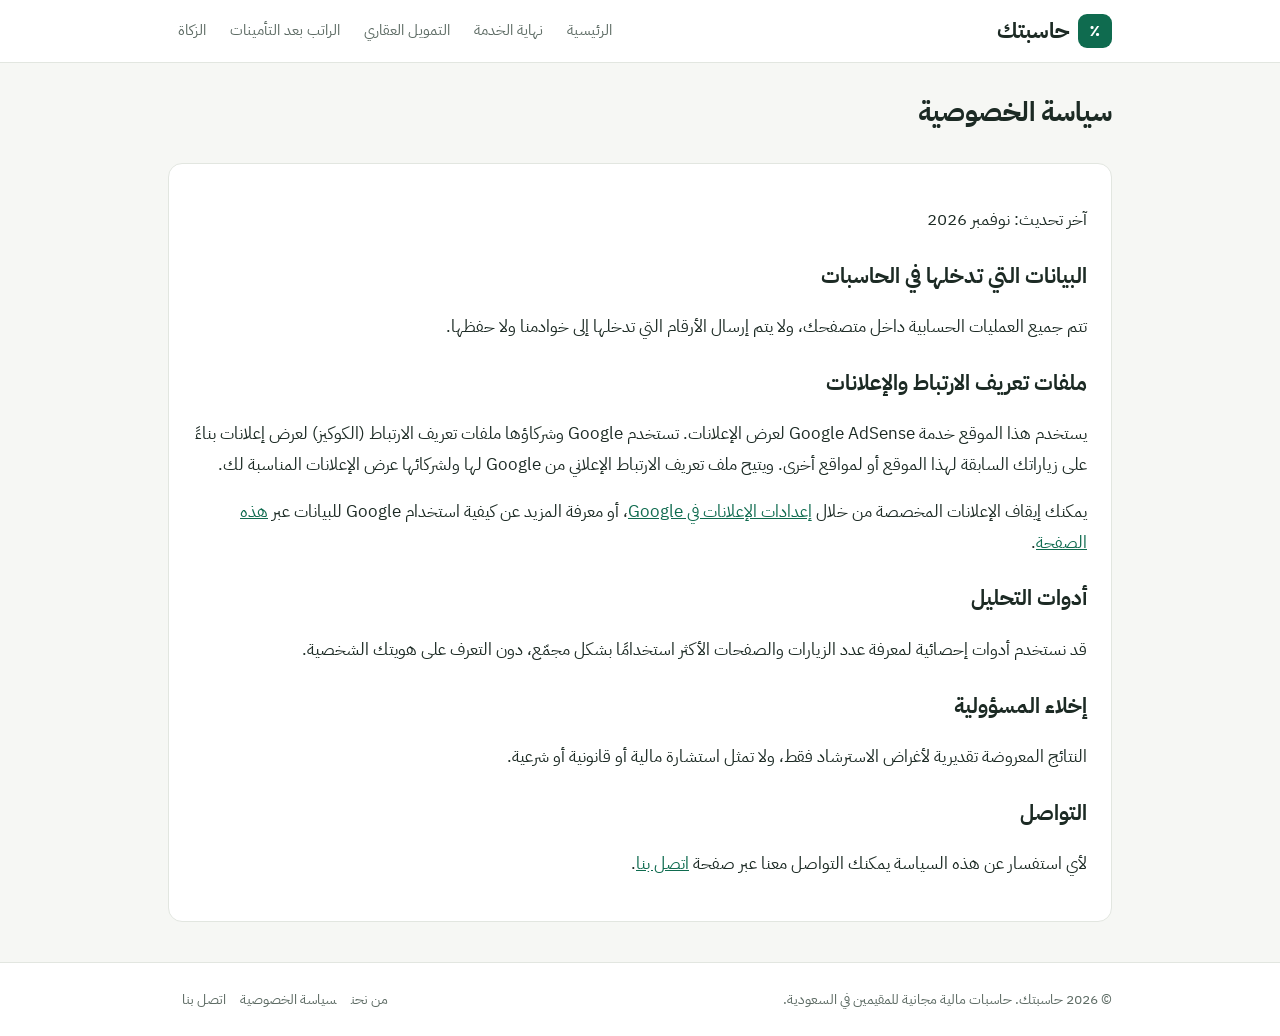
<file: privacy.html>
<!DOCTYPE html>
<html lang="ar" dir="rtl">
<head>
<meta charset="utf-8">
<meta name="viewport" content="width=device-width, initial-scale=1">
<title>سياسة الخصوصية | حاسبتك</title>
<meta name="description" content="سياسة الخصوصية وملفات تعريف الارتباط في موقع حاسبتك.">
<link rel="canonical" href="https://example.com/privacy.html">
<meta property="og:title" content="سياسة الخصوصية | حاسبتك">
<meta property="og:description" content="سياسة الخصوصية وملفات تعريف الارتباط في موقع حاسبتك.">
<meta property="og:type" content="website">
<meta property="og:locale" content="ar_SA">
<link rel="preconnect" href="https://fonts.googleapis.com">
<link rel="preconnect" href="https://fonts.gstatic.com" crossorigin>
<link href="https://fonts.googleapis.com/css2?family=IBM+Plex+Sans+Arabic:wght@400;600;700&display=swap" rel="stylesheet">
<link rel="stylesheet" href="assets/styles.css">
<!-- GOOGLE ADSENSE: after approval, replace ca-pub-XXXXXXXXXXXXXXXX with your publisher ID and remove the comment markers.
<script async src="https://pagead2.googlesyndication.com/pagead/js/adsbygoogle.js?client=ca-pub-XXXXXXXXXXXXXXXX" crossorigin="anonymous"></script>
-->

</head>
<body>
<header class="site-header">
  <div class="wrap">
    <a class="logo" href="index.html"><span>٪</span>حاسبتك</a>
    <nav class="nav" aria-label="القائمة الرئيسية"><a href="index.html">الرئيسية</a><a href="end-of-service.html">نهاية الخدمة</a><a href="mortgage.html">التمويل العقاري</a><a href="gosi-salary.html">الراتب بعد التأمينات</a><a href="zakat.html">الزكاة</a></nav>
  </div>
</header>
<main class="wrap">

<section class="page-title"><h1>سياسة الخصوصية</h1></section>
<section class="article">
  <p>آخر تحديث: نوفمبر 2026</p>
  <h2>البيانات التي تدخلها في الحاسبات</h2>
  <p>تتم جميع العمليات الحسابية داخل متصفحك، ولا يتم إرسال الأرقام التي تدخلها إلى خوادمنا ولا حفظها.</p>
  <h2>ملفات تعريف الارتباط والإعلانات</h2>
  <p>يستخدم هذا الموقع خدمة Google AdSense لعرض الإعلانات. تستخدم Google وشركاؤها ملفات تعريف الارتباط (الكوكيز) لعرض إعلانات بناءً على زياراتك السابقة لهذا الموقع أو لمواقع أخرى. ويتيح ملف تعريف الارتباط الإعلاني من Google لها ولشركائها عرض الإعلانات المناسبة لك.</p>
  <p>يمكنك إيقاف الإعلانات المخصصة من خلال <a href="https://adssettings.google.com" rel="nofollow">إعدادات الإعلانات في Google</a>، أو معرفة المزيد عن كيفية استخدام Google للبيانات عبر <a href="https://policies.google.com/technologies/partner-sites" rel="nofollow">هذه الصفحة</a>.</p>
  <h2>أدوات التحليل</h2>
  <p>قد نستخدم أدوات إحصائية لمعرفة عدد الزيارات والصفحات الأكثر استخدامًا بشكل مجمّع، دون التعرف على هويتك الشخصية.</p>
  <h2>إخلاء المسؤولية</h2>
  <p>النتائج المعروضة تقديرية لأغراض الاسترشاد فقط، ولا تمثل استشارة مالية أو قانونية أو شرعية.</p>
  <h2>التواصل</h2>
  <p>لأي استفسار عن هذه السياسة يمكنك التواصل معنا عبر صفحة <a href="contact.html">اتصل بنا</a>.</p>
</section>
</main>
<footer class="site-footer">
  <div class="wrap">
    <div>© <span id="yr"></span> حاسبتك. حاسبات مالية مجانية للمقيمين في السعودية.</div>
    <div><a href="about.html">من نحن</a><a href="privacy.html">سياسة الخصوصية</a><a href="contact.html">اتصل بنا</a></div>
  </div>
</footer>
<script src="assets/app.js"></script>

</body>
</html>
</file>
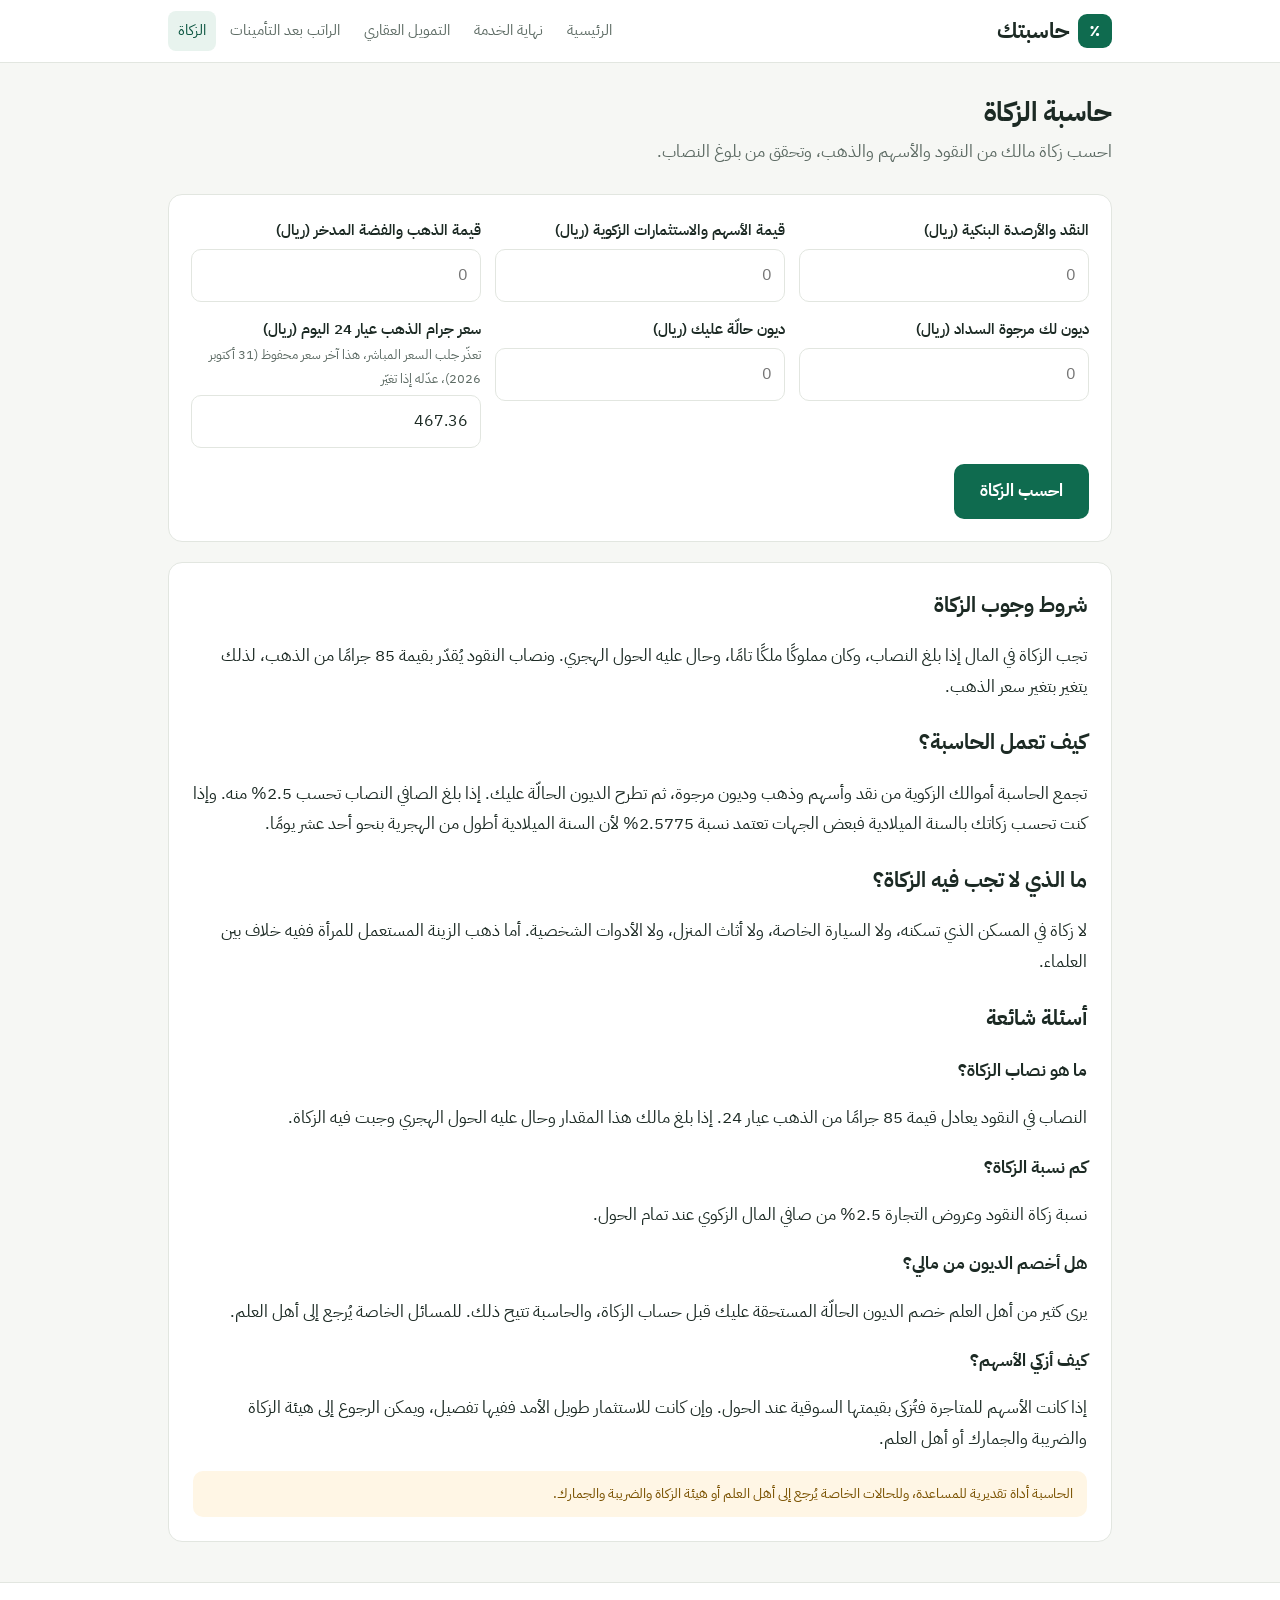
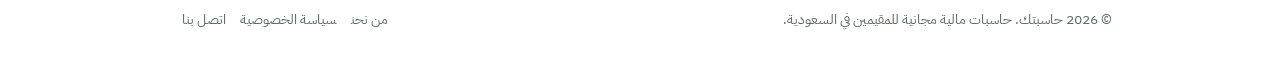
<file: zakat.html>
<!DOCTYPE html>
<html lang="ar" dir="rtl">
<head>
<meta charset="utf-8">
<meta name="viewport" content="width=device-width, initial-scale=1">
<title>حاسبة الزكاة | زكاة المال والأسهم والذهب</title>
<meta name="description" content="احسب زكاة مالك من النقد والأسهم والذهب، وتحقق من بلوغ النصاب بسعر الذهب الحالي.">
<link rel="canonical" href="https://example.com/zakat.html">
<meta property="og:title" content="حاسبة الزكاة | زكاة المال والأسهم والذهب">
<meta property="og:description" content="احسب زكاة مالك من النقد والأسهم والذهب، وتحقق من بلوغ النصاب بسعر الذهب الحالي.">
<meta property="og:type" content="website">
<meta property="og:locale" content="ar_SA">
<link rel="preconnect" href="https://fonts.googleapis.com">
<link rel="preconnect" href="https://fonts.gstatic.com" crossorigin>
<link href="https://fonts.googleapis.com/css2?family=IBM+Plex+Sans+Arabic:wght@400;600;700&display=swap" rel="stylesheet">
<link rel="stylesheet" href="assets/styles.css">
<!-- GOOGLE ADSENSE: after approval, replace ca-pub-XXXXXXXXXXXXXXXX with your publisher ID and remove the comment markers.
<script async src="https://pagead2.googlesyndication.com/pagead/js/adsbygoogle.js?client=ca-pub-XXXXXXXXXXXXXXXX" crossorigin="anonymous"></script>
-->
<script type="application/ld+json">{"@context": "https://schema.org", "@type": "FAQPage", "mainEntity": [{"@type": "Question", "name": "ما هو نصاب الزكاة؟", "acceptedAnswer": {"@type": "Answer", "text": "النصاب في النقود يعادل قيمة 85 جرامًا من الذهب عيار 24. إذا بلغ مالك هذا المقدار وحال عليه الحول الهجري وجبت فيه الزكاة."}}, {"@type": "Question", "name": "كم نسبة الزكاة؟", "acceptedAnswer": {"@type": "Answer", "text": "نسبة زكاة النقود وعروض التجارة 2.5% من صافي المال الزكوي عند تمام الحول."}}, {"@type": "Question", "name": "هل أخصم الديون من مالي؟", "acceptedAnswer": {"@type": "Answer", "text": "يرى كثير من أهل العلم خصم الديون الحالّة المستحقة عليك قبل حساب الزكاة، والحاسبة تتيح ذلك. للمسائل الخاصة يُرجع إلى أهل العلم."}}, {"@type": "Question", "name": "كيف أزكي الأسهم؟", "acceptedAnswer": {"@type": "Answer", "text": "إذا كانت الأسهم للمتاجرة فتُزكى بقيمتها السوقية عند الحول. وإن كانت للاستثمار طويل الأمد ففيها تفصيل، ويمكن الرجوع إلى هيئة الزكاة والضريبة والجمارك أو أهل العلم."}}]}</script>
</head>
<body>
<header class="site-header">
  <div class="wrap">
    <a class="logo" href="index.html"><span>٪</span>حاسبتك</a>
    <nav class="nav" aria-label="القائمة الرئيسية"><a href="index.html">الرئيسية</a><a href="end-of-service.html">نهاية الخدمة</a><a href="mortgage.html">التمويل العقاري</a><a href="gosi-salary.html">الراتب بعد التأمينات</a><a href="zakat.html" aria-current="page">الزكاة</a></nav>
  </div>
</header>
<main class="wrap">

<section class="page-title">
  <h1>حاسبة الزكاة</h1>
  <p>احسب زكاة مالك من النقود والأسهم والذهب، وتحقق من بلوغ النصاب.</p>
</section>
<section class="calc">
  <div class="fields">
    <div><label for="cash">النقد والأرصدة البنكية (ريال)</label><input id="cash" inputmode="decimal" placeholder="0"></div>
    <div><label for="inv">قيمة الأسهم والاستثمارات الزكوية (ريال)</label><input id="inv" inputmode="decimal" placeholder="0"></div>
    <div><label for="gold">قيمة الذهب والفضة المدخر (ريال)</label><input id="gold" inputmode="decimal" placeholder="0"></div>
    <div><label for="recv">ديون لك مرجوة السداد (ريال)</label><input id="recv" inputmode="decimal" placeholder="0"></div>
    <div><label for="debt">ديون حالّة عليك (ريال)</label><input id="debt" inputmode="decimal" placeholder="0"></div>
    <div><label for="gp">سعر جرام الذهب عيار 24 اليوم (ريال)<span class="hint" id="gp-status">جارٍ جلب السعر الحالي...</span></label><input id="gp" inputmode="decimal" placeholder="أدخل السعر الحالي"></div>
  </div>
  <button class="btn" onclick="calcZakat()">احسب الزكاة</button>
  <div id="res" class="result" aria-live="polite"></div>
</section>
<div class="ad-slot"><!-- AdSense ad unit goes here --></div>
<section class="article">
  <h2>شروط وجوب الزكاة</h2>
  <p>تجب الزكاة في المال إذا بلغ النصاب، وكان مملوكًا ملكًا تامًا، وحال عليه الحول الهجري. ونصاب النقود يُقدّر بقيمة 85 جرامًا من الذهب، لذلك يتغير بتغير سعر الذهب.</p>
  <h2>كيف تعمل الحاسبة؟</h2>
  <p>تجمع الحاسبة أموالك الزكوية من نقد وأسهم وذهب وديون مرجوة، ثم تطرح الديون الحالّة عليك. إذا بلغ الصافي النصاب تحسب 2.5% منه. وإذا كنت تحسب زكاتك بالسنة الميلادية فبعض الجهات تعتمد نسبة 2.5775% لأن السنة الميلادية أطول من الهجرية بنحو أحد عشر يومًا.</p>
  <h2>ما الذي لا تجب فيه الزكاة؟</h2>
  <p>لا زكاة في المسكن الذي تسكنه، ولا السيارة الخاصة، ولا أثاث المنزل، ولا الأدوات الشخصية. أما ذهب الزينة المستعمل للمرأة ففيه خلاف بين العلماء.</p>
  <h2>أسئلة شائعة</h2><h3>ما هو نصاب الزكاة؟</h3><p>النصاب في النقود يعادل قيمة 85 جرامًا من الذهب عيار 24. إذا بلغ مالك هذا المقدار وحال عليه الحول الهجري وجبت فيه الزكاة.</p><h3>كم نسبة الزكاة؟</h3><p>نسبة زكاة النقود وعروض التجارة 2.5% من صافي المال الزكوي عند تمام الحول.</p><h3>هل أخصم الديون من مالي؟</h3><p>يرى كثير من أهل العلم خصم الديون الحالّة المستحقة عليك قبل حساب الزكاة، والحاسبة تتيح ذلك. للمسائل الخاصة يُرجع إلى أهل العلم.</p><h3>كيف أزكي الأسهم؟</h3><p>إذا كانت الأسهم للمتاجرة فتُزكى بقيمتها السوقية عند الحول. وإن كانت للاستثمار طويل الأمد ففيها تفصيل، ويمكن الرجوع إلى هيئة الزكاة والضريبة والجمارك أو أهل العلم.</p>
  <div class="note">الحاسبة أداة تقديرية للمساعدة، وللحالات الخاصة يُرجع إلى أهل العلم أو هيئة الزكاة والضريبة والجمارك.</div>
</section>
</main>
<footer class="site-footer">
  <div class="wrap">
    <div>© <span id="yr"></span> حاسبتك. حاسبات مالية مجانية للمقيمين في السعودية.</div>
    <div><a href="about.html">من نحن</a><a href="privacy.html">سياسة الخصوصية</a><a href="contact.html">اتصل بنا</a></div>
  </div>
</footer>
<script src="assets/app.js"></script>
<script>
// Live gold price: USD per troy ounce -> SAR per gram (SAR pegged at 3.75)
(function(){
  var OZ=31.1034768, PEG=3.75, KEY='hb_gold', TTL=3600000;
  var input=document.getElementById('gp'), status=document.getElementById('gp-status');
  function apply(g,ts){
    if(!input.value) input.value=g.toFixed(2);
    var t=new Date(ts).toLocaleString('ar-SA',{dateStyle:'medium',timeStyle:'short'});
    status.textContent='تم جلب السعر العالمي تلقائيًا ('+t+')، ويمكنك تعديله';
  }
  function fail(){ if(!input.value) input.value='467.36'; status.textContent='تعذّر جلب السعر المباشر، هذا آخر سعر محفوظ (31 أكتوبر 2026)، عدّله إذا تغيّر';}
  try{var c=JSON.parse(localStorage.getItem(KEY)||'null'); if(c&&Date.now()-c.at<TTL){apply(c.g,c.ts);return;}}catch(e){}
  fetch('https://api.gold-api.com/price/XAU').then(function(r){if(!r.ok)throw 0;return r.json();})
  .then(function(d){
    var p=parseFloat(d.price); if(!(p>0))throw 0;
    var g=p/OZ*PEG, ts=d.updatedAt?Date.parse(d.updatedAt):Date.now();
    if(!isFinite(ts))ts=Date.now();
    apply(g,ts);
    try{localStorage.setItem(KEY,JSON.stringify({g:g,ts:ts,at:Date.now()}));}catch(e){}
  }).catch(fail);
})();
function calcZakat(){
  var total=num('cash')+num('inv')+num('gold')+num('recv'), net=total-num('debt'), gp=num('gp');
  if(gp<=0){showResult('res','<p>أدخل سعر جرام الذهب الحالي لحساب النصاب.</p>');return;}
  var nisab=85*gp, due=net>=nisab?net*0.025:0;
  showResult('res','<div>الزكاة الواجبة</div><div class="big">'+sar(due)+'</div>'+rows([
    ['إجمالي الأموال الزكوية', sar(total)],
    ['صافي المال بعد الديون', sar(net)],
    ['النصاب (85 جرام ذهب)', sar(nisab)],
    ['هل بلغ النصاب؟', net>=nisab?'نعم':'لا']
  ]));
}
</script>
</body>
</html>
</file>
<file: assets/styles.css>
:root{
  --bg:#f6f7f4;--card:#fff;--ink:#1c2a24;--muted:#5d6b64;--line:#e2e6e0;
  --brand:#0f6b4f;--brand-2:#0b5540;--accent:#e8f3ee;--warn:#fff6e5;--warn-ink:#7a5200;
  --radius:14px;
}
*{box-sizing:border-box}
html{scroll-behavior:smooth}
body{margin:0;font-family:"IBM Plex Sans Arabic",Tahoma,Arial,sans-serif;background:var(--bg);color:var(--ink);line-height:1.8;font-size:17px}
a{color:var(--brand)}
img{max-width:100%}
.wrap{max-width:980px;margin:0 auto;padding:0 18px}

/* header */
.site-header{background:var(--card);border-bottom:1px solid var(--line);position:sticky;top:0;z-index:10}
.site-header .wrap{display:flex;align-items:center;justify-content:space-between;gap:12px;min-height:62px;flex-wrap:wrap}
.logo{font-weight:700;font-size:1.35rem;color:var(--ink);text-decoration:none;display:flex;align-items:center;gap:8px}
.logo span{display:inline-grid;place-items:center;width:34px;height:34px;border-radius:9px;background:var(--brand);color:#fff;font-size:1rem}
.nav{display:flex;gap:4px;flex-wrap:wrap}
.nav a{text-decoration:none;color:var(--muted);padding:6px 10px;border-radius:8px;font-size:.95rem}
.nav a:hover,.nav a[aria-current="page"]{background:var(--accent);color:var(--brand-2)}

/* hero */
.hero{padding:42px 0 18px}
.hero h1{font-size:2rem;line-height:1.4;margin:0 0 10px}
.hero p{color:var(--muted);margin:0;max-width:680px}

/* cards grid */
.grid{display:grid;grid-template-columns:repeat(auto-fit,minmax(220px,1fr));gap:14px;margin:26px 0}
.tool-card{background:var(--card);border:1px solid var(--line);border-radius:var(--radius);padding:20px;text-decoration:none;color:var(--ink);transition:.15s}
.tool-card:hover{border-color:var(--brand);transform:translateY(-2px)}
.tool-card .ico{font-size:1.6rem}
.tool-card h2{font-size:1.1rem;margin:8px 0 4px}
.tool-card p{margin:0;color:var(--muted);font-size:.93rem}

/* calculator */
.page-title{padding:30px 0 6px}
.page-title h1{font-size:1.7rem;margin:0 0 6px;line-height:1.4}
.page-title p{margin:0;color:var(--muted)}
.calc{background:var(--card);border:1px solid var(--line);border-radius:var(--radius);padding:22px;margin:20px 0}
.fields{display:grid;grid-template-columns:repeat(auto-fit,minmax(220px,1fr));gap:14px}
label{display:block;font-weight:600;font-size:.95rem;margin-bottom:5px}
.hint{display:block;font-weight:400;color:var(--muted);font-size:.82rem}
input,select{width:100%;padding:11px 12px;border:1px solid var(--line);border-radius:10px;font:inherit;font-size:1rem;background:#fff;color:var(--ink)}
input:focus,select:focus{outline:2px solid var(--brand);border-color:transparent}
.btn{margin-top:16px;background:var(--brand);color:#fff;border:0;border-radius:10px;padding:12px 26px;font:inherit;font-weight:700;cursor:pointer}
.btn:hover{background:var(--brand-2)}
.result{display:none;margin-top:20px;background:var(--accent);border-radius:12px;padding:18px}
.result.show{display:block}
.result .big{font-size:1.9rem;font-weight:700;color:var(--brand-2)}
.result table{width:100%;border-collapse:collapse;margin-top:10px;font-size:.95rem}
.result td{padding:7px 4px;border-top:1px solid rgba(0,0,0,.07)}
.result td:last-child{text-align:left;font-weight:600;direction:ltr}
.note{background:var(--warn);color:var(--warn-ink);border-radius:10px;padding:10px 14px;font-size:.88rem;margin-top:14px}

/* article */
.article{background:var(--card);border:1px solid var(--line);border-radius:var(--radius);padding:24px;margin:20px 0}
.article h2{font-size:1.3rem;margin:22px 0 8px}
.article h2:first-child{margin-top:0}
.article h3{font-size:1.08rem;margin:18px 0 6px}
.article table{width:100%;border-collapse:collapse;margin:10px 0}
.article th,.article td{border:1px solid var(--line);padding:8px;text-align:right}
.article th{background:var(--accent)}

/* ads: empty slots collapse until AdSense fills them */
.ad-slot{margin:22px 0;text-align:center;min-height:0}
.ad-slot:empty{display:none}

/* footer */
.site-footer{margin-top:40px;background:var(--card);border-top:1px solid var(--line);padding:24px 0;color:var(--muted);font-size:.9rem}
.site-footer .wrap{display:flex;justify-content:space-between;gap:12px;flex-wrap:wrap}
.site-footer a{color:var(--muted);text-decoration:none;margin-left:14px}
.site-footer a:hover{color:var(--brand)}

@media (max-width:600px){
  body{font-size:16px}
  .site-header{position:static}
  .nav{flex-wrap:nowrap;overflow-x:auto;width:100%;padding-bottom:6px}
  .nav a{white-space:nowrap}
  .hero h1{font-size:1.55rem}
  .page-title h1{font-size:1.4rem}
  .calc,.article{padding:16px}
}
</file>
